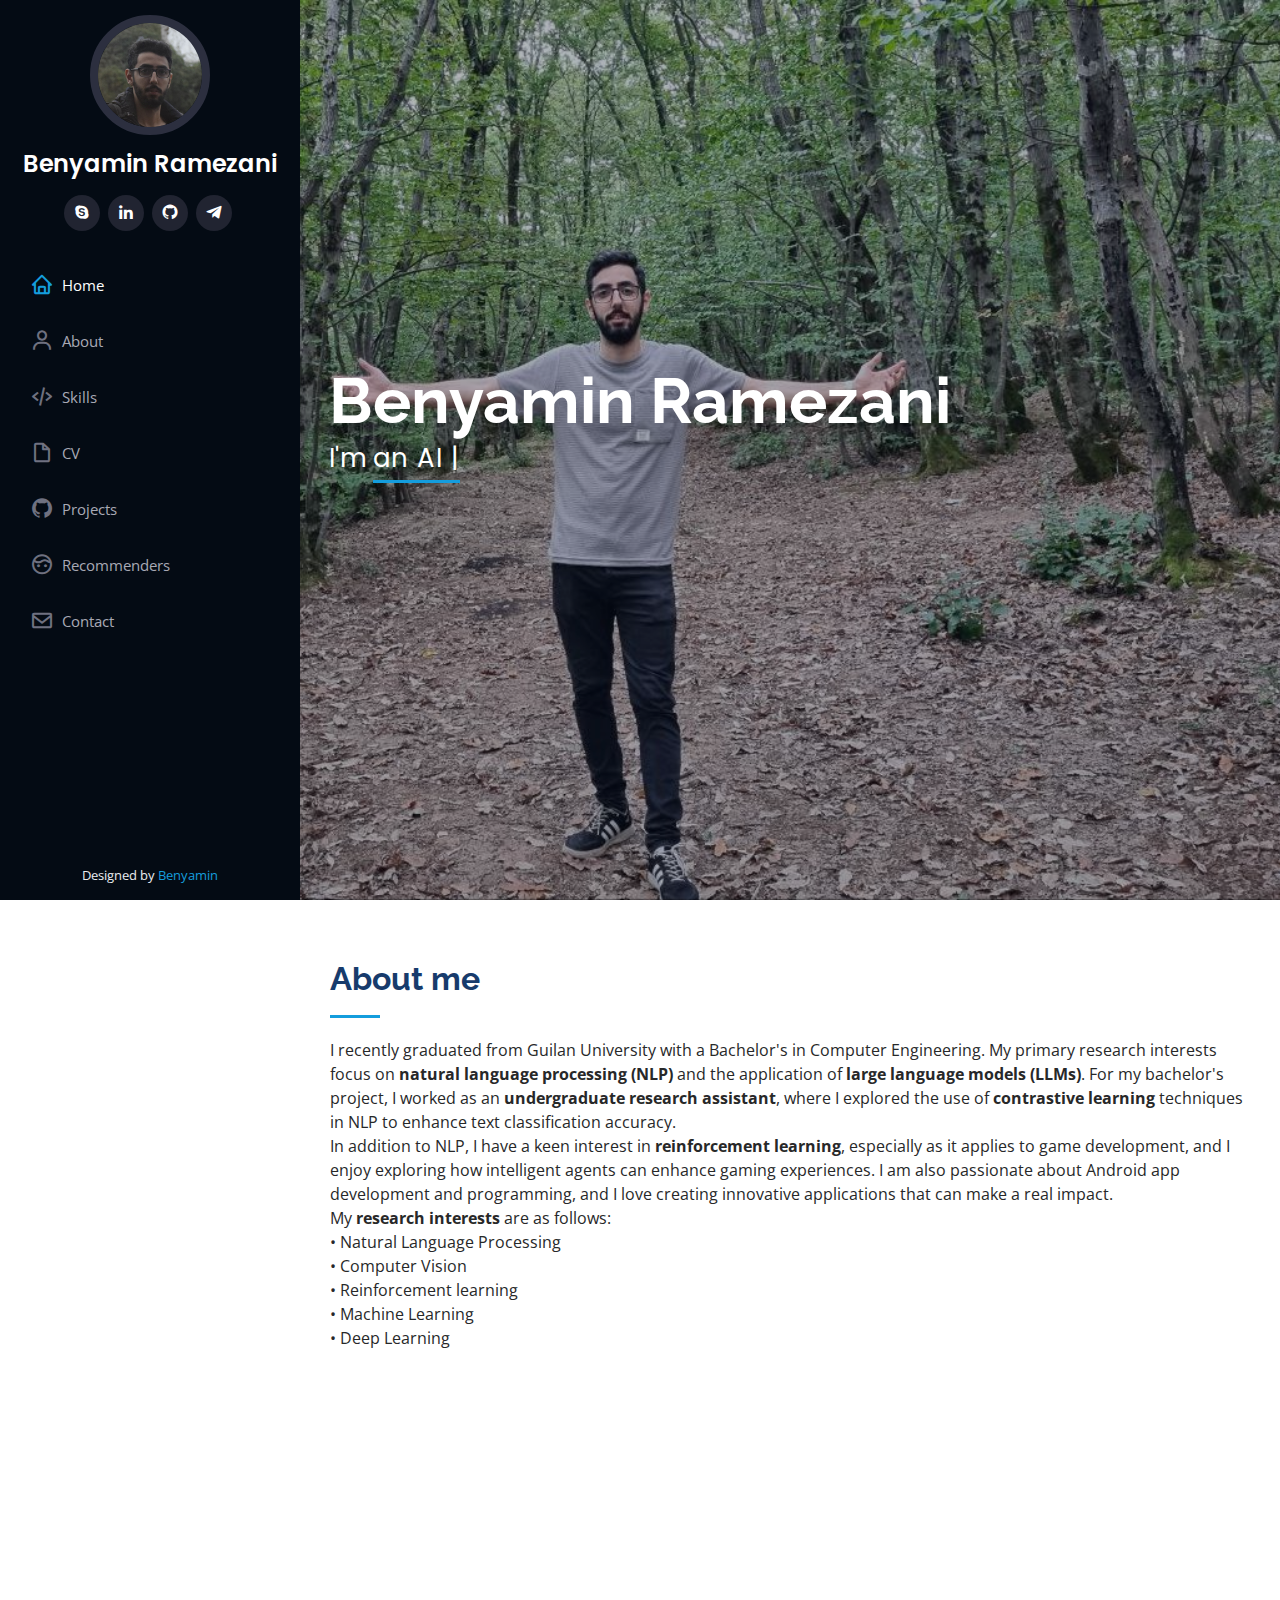
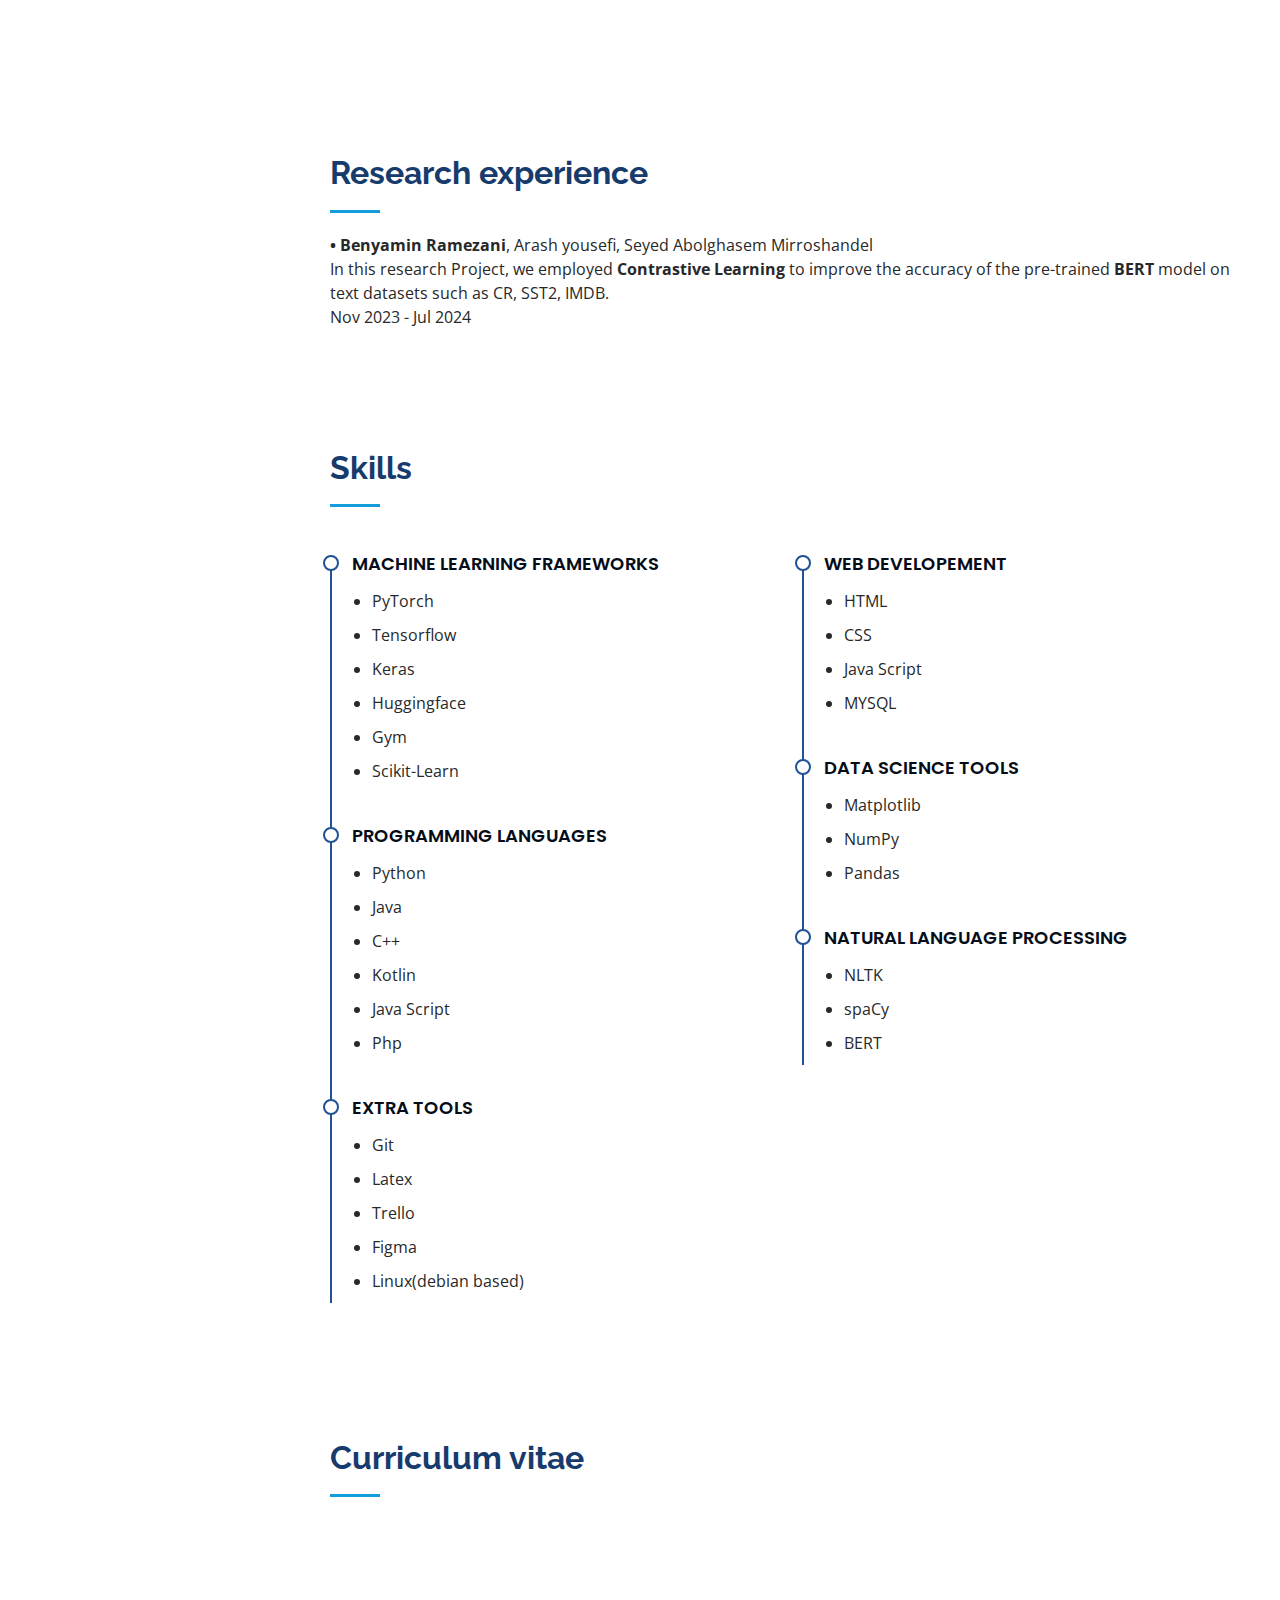
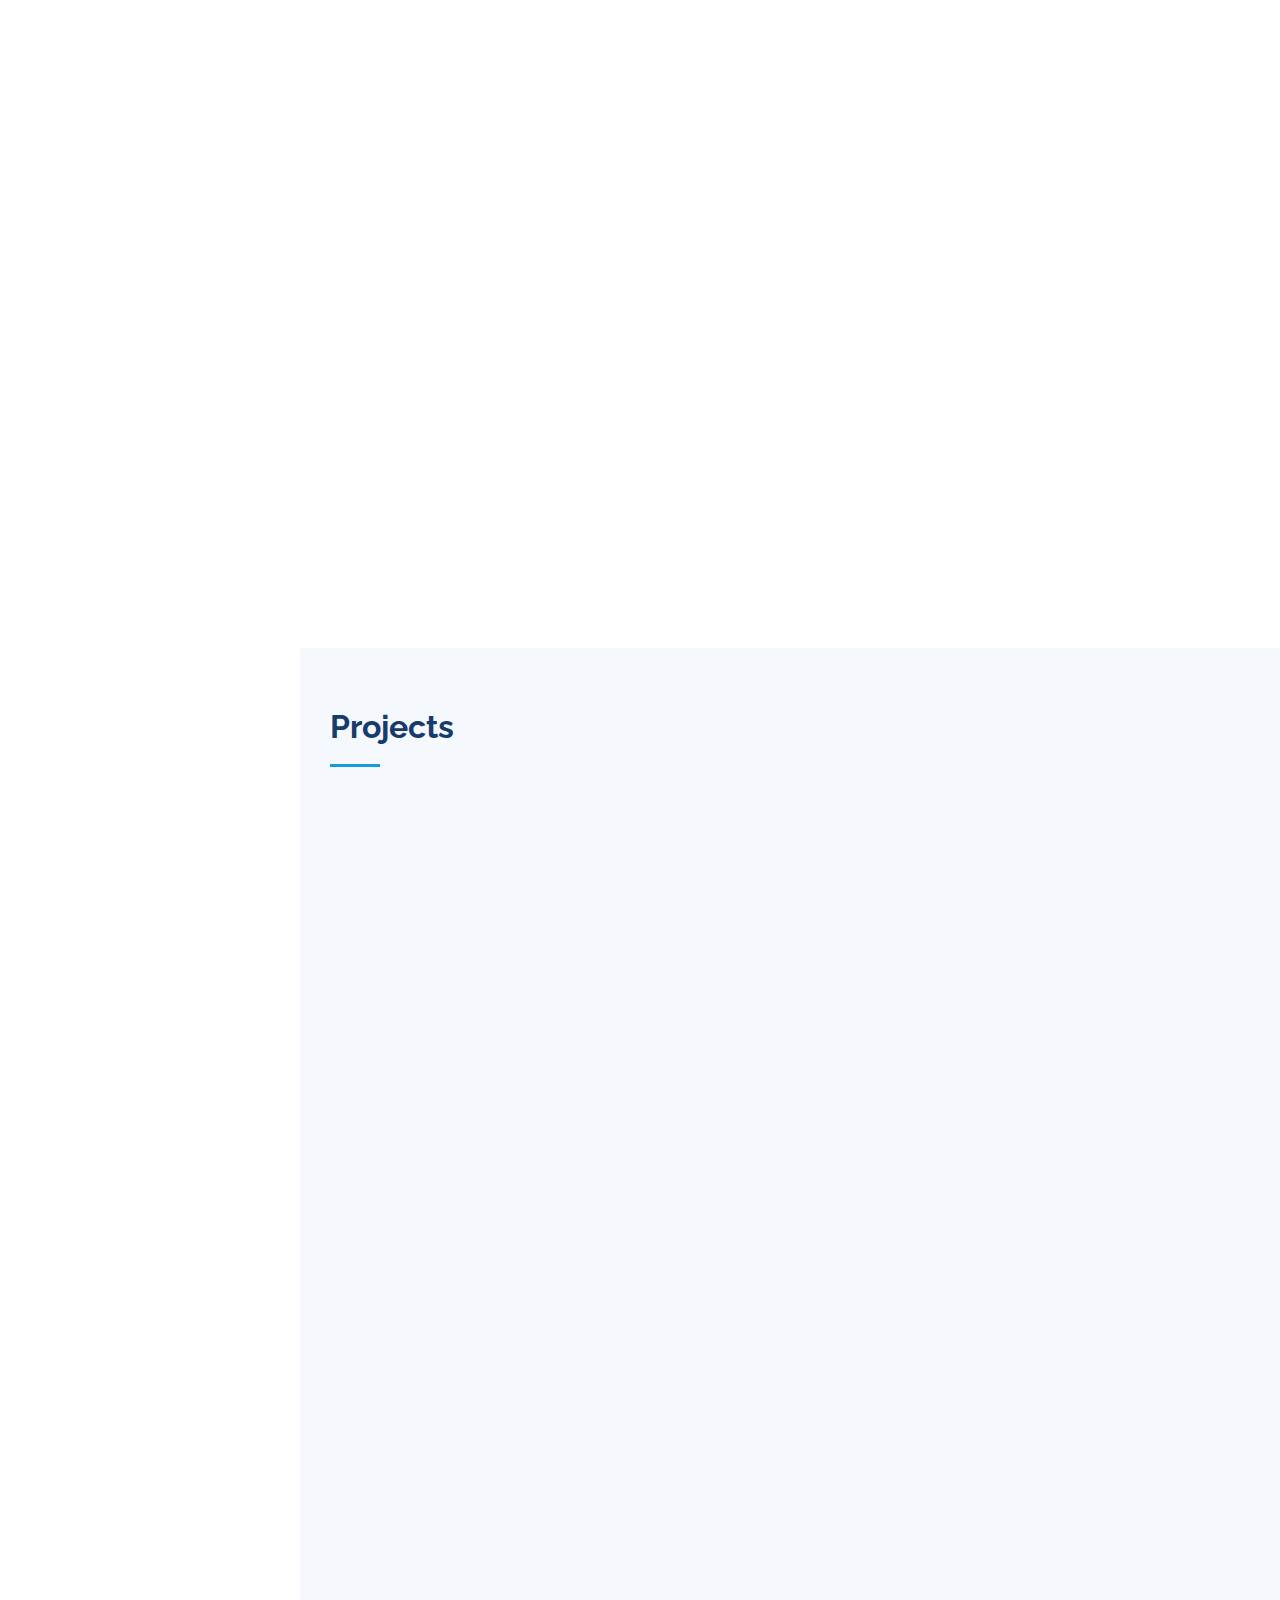
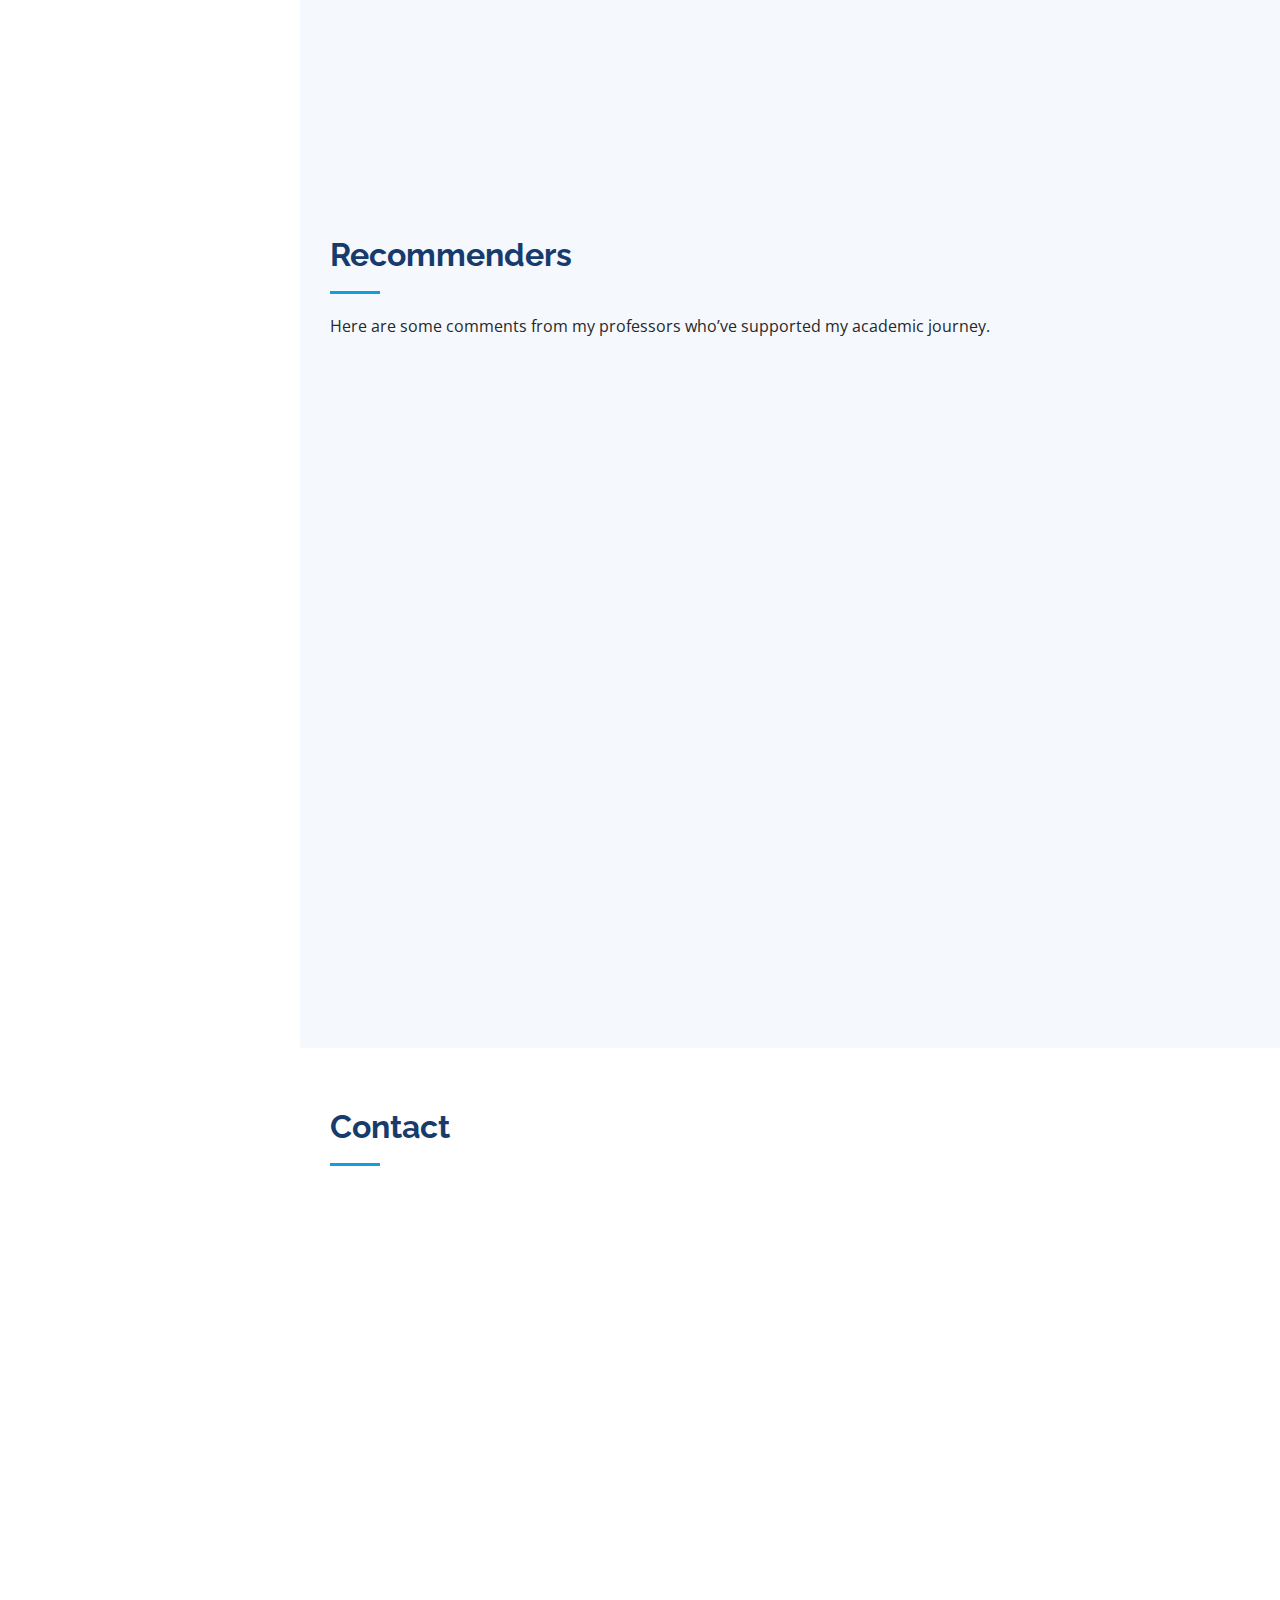
<file: index.html>
<!DOCTYPE html>
<html lang="en">

<head>
  <meta charset="utf-8">
  <meta content="width=device-width, initial-scale=1.0" name="viewport">

  <title>Benyamin Ramezani</title>
  <meta content="" name="description">
  <meta content="" name="keywords">

  <!-- Favicons -->
  <link href="assets/img/favicon.png" rel="icon">
  <link href="assets/img/apple-touch-icon.png" rel="apple-touch-icon">

  <!-- Google Fonts -->
  <link href="https://fonts.googleapis.com/css?family=Open+Sans:300,300i,400,400i,600,600i,700,700i|Raleway:300,300i,400,400i,500,500i,600,600i,700,700i|Poppins:300,300i,400,400i,500,500i,600,600i,700,700i" rel="stylesheet">

  <!-- Vendor CSS Files -->
  <link href="assets/vendor/aos/aos.css" rel="stylesheet">
  <link href="assets/vendor/bootstrap/css/bootstrap.min.css" rel="stylesheet">
  <link href="assets/vendor/bootstrap-icons/bootstrap-icons.css" rel="stylesheet">
  <link href="assets/vendor/boxicons/css/boxicons.min.css" rel="stylesheet">
  <link href="assets/vendor/glightbox/css/glightbox.min.css" rel="stylesheet">
  <link href="assets/vendor/swiper/swiper-bundle.min.css" rel="stylesheet">

  <!-- Template Main CSS File -->
  <link href="assets/css/style.css" rel="stylesheet">

</head>

<body>

  <!-- ======= Mobile nav toggle button ======= -->
  <i class="bi bi-list mobile-nav-toggle d-xl-none"></i>

  <!-- ======= Header ======= -->
  <header id="header">
    <div class="d-flex flex-column">

      <div class="profile">
        <img src="assets/img/linkedin.jpg" alt="" class="img-fluid rounded-circle">
        <h1 class="text-light"><a href="index.html">Benyamin Ramezani</a></h1>
        <div class="social-links mt-3 text-center">
          <a href="https://join.skype.com/invite/OeThDWrkf9dv" class="google-plus"><i class="bx bxl-skype"></i></a>
          <a href="https://www.linkedin.com/in/benyamin-ramezani-339b5522a/" class="linkedin"><i class="bx bxl-linkedin"></i></a>
          <a href="https://github.com/Benyormin" class="github" target="_blank"><i class="bx bxl-github"></i></a>
          <a href="https://telegram.me/BenyorMin" class="telegram" target="_blank"><i class="bx bxl-telegram"></i></a>
        </div>
      </div>

      <nav id="navbar" class="nav-menu navbar">
        <ul>
          <li><a href="#hero" class="nav-link scrollto active"><i class="bx bx-home"></i> <span>Home</span></a></li>
          <li><a href="#about" class="nav-link scrollto"><i class="bx bx-user"></i> <span>About</span></a></li>
          <li><a href="#skills" class="nav-link scrollto"><i class="bx bx-code-alt"></i> <span>Skills</span></a></li>
          <li><a href="#resume" class="nav-link scrollto"><i class="bx bx-file-blank"></i> <span>CV</span></a></li>
          <li><a href="#portfolio" class="nav-link scrollto"><i class="bx bxl-github"></i> <span>Projects</span></a></li>
          <li><a href="#testimonials" class="nav-link scrollto"><i class="bx bx-face"></i> <span>Recommenders</span></a></li>
          <li><a href="#contact" class="nav-link scrollto"><i class="bx bx-envelope"></i> <span>Contact</span></a></li>
        </ul>
      </nav><!-- .nav-menu -->
    </div>
  </header><!-- End Header -->

  <!-- ======= Hero Section ======= -->
  <section id="hero" class="d-flex flex-column justify-content-center align-items-center">
    <div class="hero-container" data-aos="fade-in">
      <h1>Benyamin Ramezani</h1>
      <p>I'm <span class="typed" data-typed-items=" an AI Researcher, a Programmer"></span></p>
    </div>
  </section><!-- End Hero -->

  <main id="main">

    <!-- ======= About Section ======= -->
    <section id="about" class="about">
      <div class="container">

        <div class="section-title">
          <h2>About me</h2>
          <p>I recently graduated from Guilan University with a Bachelor's in Computer Engineering. My primary research interests focus on <b>natural language processing (NLP)</b> and the application of <b>large language models (LLMs)</b>. For my bachelor's project, I worked as an <b>undergraduate research assistant</b>, where I explored the use of <b>contrastive learning</b> techniques in NLP to enhance text classification accuracy.
          </p>

          <p>In addition to NLP, I have a keen interest in <b>reinforcement learning</b>, especially as it applies to game development, and I enjoy exploring how intelligent agents can enhance gaming experiences. I am also passionate about Android app development and programming, and I love creating innovative applications that can make a real impact.
            <br>My <b>research interests</b> are as follows:
            <br> •	Natural Language Processing
            <br> •	Computer Vision
            <br> •	Reinforcement learning
            <br> •	Machine Learning
            <br> •	Deep Learning 
            </p>
        </div>

        <div class="row">
          <div class="col-lg-4" data-aos="fade-right">
            <img src="assets/img/4.jpg" class="img-fluid" alt="">
          </div>
          <div class="col-lg-8 pt-4 pt-lg-0 content" data-aos="fade-left">
            <h3>More details about me</h3>
            
            <div class="row">
              <div class="col-lg-6">
                <ul>
                  <br>
                  <li><i class="bi bi-chevron-right"></i> <strong>Birthday:</strong> <span>13 Feb 2001</span></li>
                  <li><i class="bi bi-chevron-right"></i> <strong>Phone:</strong> <span>+98 939 231 5208</span></li>
                  <li><i class="bi bi-chevron-right"></i> <strong>City:</strong> <span>Guilan, Iran</span></li>
                  
                </ul>
              </div>
              <div class="col-lg-6">
                <br>
                <ul>
                  <li><i class="bi bi-chevron-right"></i> <strong>Age:</strong> <span>24</span></li>
                  <li><i class="bi bi-chevron-right"></i> <strong>Degree:</strong> <span>BS of Computer Engineering</span></li>
                  <li><i class="bi bi-chevron-right"></i> <strong>Email:</strong> <span>benyaminramezani79@gmail.com</span></li>
                </ul>
              </div>
            </div>
          
          </div>
        </div>

      </div>
    </section><!-- End About Section -->

    <!-- ======= Facts Section ======= -->
    <section id="facts" class="facts">
      <div class="container">

        <div class="section-title">
          <h2>Research experience</h2>
          <p> <b>•	Benyamin Ramezani</b>, Arash yousefi, Seyed Abolghasem Mirroshandel<br>
              In this research Project, we employed <b>Contrastive Learning</b> to improve the accuracy of the pre-trained <b>BERT</b> model on text datasets such as CR, SST2, IMDB.
            <br> Nov 2023 - Jul 2024
            </p>
        </div>



      </div>
    </section><!-- End Facts Section -->

    <!-- ======= Skills Section ======= -->
    <section id="skills" class="resume">
      <div class="container">

        <div class="section-title">
          <h2>Skills</h2>
        </div>
        <div class="row">
          <div class="col-lg-6">
            <div class="resume-item">
              <h4>Machine learning Frameworks</h4>
              <p>
              <ul>
                <li>PyTorch</li>
                <li>Tensorflow</li>
                <li>Keras</li>
                <li>Huggingface</li>
                <li>Gym</li>
                <li>Scikit-Learn </li>
              </ul>
              </p>
            </div>
            <div class="resume-item">
              <h4>Programming Languages</h4>
              <p>
              <ul>
                <li>Python</li>
                <li>Java</li>
                <li>C++</li>
                <li>Kotlin</li>
                <li>Java Script</li>
                <li>Php</li>
              </ul>
              </p>
            </div>
            <div class="resume-item">
              <h4>Extra tools</h4>
              <p>
              <ul>
                <li>Git</li>
                <li>Latex</li>
                <li>Trello</li>
                <li>Figma</li>
                <li>Linux(debian based)</li>
              </ul>
              </p>
            </div>

          </div>

            <div class="col-lg-6">
              <div class="resume-item">
                <h4>Web Developement</h4>
                <p>
                <ul>
                  <li>HTML</li>
                  <li>CSS</li>
                  <li>Java Script</li>
                  <li>MYSQL</li>
                </ul>
                </p>
              </div>
              <div class="resume-item">
                <h4>Data Science tools</h4>
                <p>
                <ul>
                  <li>Matplotlib</li>
                  <li>NumPy</li>
                  <li>Pandas</li>
                </ul>
                </p>
              </div>
               <div class="resume-item">
                <h4>Natural Language Processing</h4>
                <p>
                <ul>
                  <li>NLTK</li>
                  <li>spaCy</li>
                  <li>BERT</li>
                </ul>
                </p>
              </div>
              
            </div>
          

      </div>
    </section><!-- End Skills Section -->

     <!-- ======= Resume Section ======= -->
     <section id="resume" class="resume">
      <div class="container">

        <div class="section-title">
        <h2>Curriculum vitae </h2>
           
        </div>

        <div class="row">
          <div class="col-lg-6" data-aos="fade-up">
            <h3 class="resume-title">Summary</h3>
            <div class="resume-item pb-0">
              <h4>Benyamin Ramezani</h4>
              <p><em>Graduated from Guilan University with a Bachelor's in Computer Engineering. Worked as a research assistant, exploring contrastive learning to improve BERT's text classification. Proficient in machine learning frameworks like PyTorch and TensorFlow, programming languages including Python and Java, and tools such as Git and Figma.</em></p>
              <ul>
                <li>Guilan, Iran</li>
                <li>(98) 939 231 5208</li>
                <li>benyaminramezani79@gmail.com</li>
              </ul>
            </div>

            <h3 class="resume-title">Education</h3>
            <div class="resume-item">
              <h4>Bachelor of Computer Enigneering</h4>
              <h5>Sep 2019 - Feb 2024</h5>
              <p><em>University of Guilan</em></p>
              <p>CGPA: 3.13/4</p>
              <p>GPA of last year: 3.82/4</p>
            </div>
          </div>
          <div class="col-lg-6" data-aos="fade-up" data-aos-delay="100">
            <h3 class="resume-title">Professional Experience</h3>
            <div class="resume-item">
              <h4>undergraduate Research assistant</h4>
              <h5>Nov 2023 - Jul 2024</h5>
              <p><em>University of Guilan</em></p>
              <p><em>Supervisor: Dr. A. Mirroshandel</em></p>
              </div>
            <div class="resume-item">
              <h4>Microprocessors &amp; Assembly Language Teaching Assistant</h4>
              <h5>Sep 2022 - May 2023</h5>
              <p><em>University of Guilan</em></p>
              <p><em>Instructor: Dr. H. Ahmadifar</em></p>
              </div>
            <div class="resume-item">
              <h4>Advanced Programming Teaching Assistant</h4>
              <h5>Sep 2021 - Jan 2022</h5>
              <p><em>University of Guilan</em></p>
              <p><em>Instructor: Dr. A. Khozaei</em></p>
            </div>
            <span ><div class="bi bi-chevron-right" class="text-center"><a href="assets/pdf/CV-benyaminRamezani-v6.1.pdf"><button class="btn btn-outline-dark" type="submit">Download CV</button></a></div></span>
            
    
          </div>
        </div>
        </div>
    </section><!-- End Resume Section -->


    <!-- ======= Portfolio Section ======= -->
    <section id="portfolio" class="portfolio section-bg">
      <div class="container">

        <div class="section-title">
          <h2>Projects</h2>
          
        </div>

        <div class="row" data-aos="fade-up">
          <div class="col-lg-12 d-flex justify-content-center">
            <ul id="portfolio-flters">
              <li data-filter="*" class="filter-active">All</li>
              <li data-filter=".filter-deepl">Deep learning / Machine Learning</li>
              <li data-filter=".filter-android">Android</li>
              <li data-filter=".filter-web">Web development</li>
              <li data-filter=".filter-Others">Others</li>
            </ul>
          </div>
        </div>

  
        
        
        <div class="row portfolio-container" data-aos="fade-up" data-aos-delay="100">
        <!---
          <div class="col-lg-4 col-md-6 portfolio-item filter-deepl">
            <div class="portfolio-wrap">
              <img src="assets/img/portfolio/BERT.jpg" class="img-fluid" alt="">
              <div class="portfolio-links" data-project-id="bert">
                <a href="https://github.com/Benyormin/fineTuneBert"  title="github page" target="_blank"><i class="bx bx-plus"></i></a>
                <a href="portfolio-details.html" onclick="showProjectDetails(0)" title="More Details"><i class="bx bx-link"></i></a>
              </div>
            </div>
          </div>
          -->
            <div class="col-lg-4 col-md-6 portfolio-item filter-deepl">
              <div class="portfolio-wrap">
                <img src="assets/img/portfolio/BERT.jpg" class="img-fluid" alt="fine tuning bert model">
                <div class="portfolio-links" data-project-id="bert">
                  <a href="https://github.com/Benyormin/fineTuneBert" title="github page" target="_blank"><i class="bx bxl-github"></i></a>
                  <a href="portfolio-details.html?id=0" title="More Details"><i class="bx bx-link"></i></a>
                </div>
              </div>
            </div>
          
          <div class="col-lg-4 col-md-6 portfolio-item filter-deepl">
              <div class="portfolio-wrap">
                <img src="assets/img/portfolio/Face2.png" class="img-fluid" alt="siamese network">
                <div class="portfolio-links" >
                  <a href="https://github.com/Benyormin/faceRecognition" title="github page" target="_blank"><i class="bx bxl-github"></i></a>
                  <a href="portfolio-details.html?id=1" title="More Details"><i class="bx bx-link"></i></a>
                </div>
              </div>
          </div>


          <div class="col-lg-4 col-md-6 portfolio-item filter-deepl">
            <div class="portfolio-wrap">
              <img src="assets/img/portfolio/PCA.jpg" class="img-fluid" alt="implement PCA algorithm on bert features">
              <div class="portfolio-links" >
                <a href="https://github.com/Benyormin/dimensionality-reduction" title="github page" target="_blank"><i class="bx bxl-github"></i></a>
                <a href="portfolio-details.html?id=2" title="More Details"><i class="bx bx-link"></i></a>
              </div>
            </div>
        </div>
      
        <div class="col-lg-4 col-md-6 portfolio-item filter-deepl">
          <div class="portfolio-wrap">
            <img src="assets/img/portfolio/fantasy-premier-league.png" class="img-fluid" alt="premier league football fantasy optimizer">
            <div class="portfolio-links">
              <a href="https://github.com/Benyormin/fantasy-football-solver" title="github page" target="_blank"><i class="bx bxl-github"></i></a>
              <a href="portfolio-details.html?id=7" title="More Details"><i class="bx bx-link"></i></a>
            </div>
          </div>
       </div>
  
        <div class="col-lg-4 col-md-6 portfolio-item filter-deepl">
          <div class="portfolio-wrap">
            <img src="assets/img/portfolio/Trafic signs CCE.png" class="img-fluid" alt="traffic sign classification ">
            <div class="portfolio-links" >
              <a href="https://github.com/Benyormin/traffic_sign_classification" title="github page" target="_blank"><i class="bx bxl-github"></i></a>
              <a href="portfolio-details.html?id=3" title="More Details"><i class="bx bx-link"></i></a>
            </div>
          </div>
       </div>
  
       <div class="col-lg-4 col-md-6 portfolio-item filter-android">
        <div class="portfolio-wrap">
          <img src="assets/img/portfolio/drink.png" class="img-fluid" alt="drink water reminder">
          <div class="portfolio-links" >
            <a href="https://github.com/Benyormin/DrinkWaterReminder" title="github page" target="_blank"><i class="bx bxl-github"></i></a>
            <a href="portfolio-details.html?id=4" title="More Details"><i class="bx bx-link"></i></a>
          </div>
        </div>
       </div>
       <div class="col-lg-4 col-md-6 portfolio-item filter-Others">
        <div class="portfolio-wrap">
          <img src="assets/img/portfolio/compiler.png" class="img-fluid" alt="Java custom compiler">
          <div class="portfolio-links" >
            <a href="https://github.com/Benyormin/JavaCompilerJFlexCUP" title="github page" target="_blank"><i class="bx bxl-github"></i></a>
            <a href="portfolio-details.html?id=5" title="More Details"><i class="bx bx-link"></i></a>
          </div>
        </div>
       </div>
       <div   class="col-lg-4 col-md-6 portfolio-item filter-web">
        <div class="portfolio-wrap">
          <img src="assets/img/portfolio/netflix.jpg" class="img-fluid" alt=" Netflix front end">
          <div class="portfolio-links" >
            <a href="https://github.com/Benyormin/Netflix-website" title="github page" target="_blank"><i class="bx bxl-github"></i></a>
            <a href="portfolio-details.html?id=6" title="More Details"><i class="bx bx-link"></i></a>
          </div>
        </div>
       </div>

       <div class="col-lg-4 col-md-6 portfolio-item filter-android">
        <div class="portfolio-wrap">
          <img src="assets/img/portfolio/ball.png" class="img-fluid" alt=" Football Live score">
          <div class="portfolio-links">
            <a href="https://github.com/Benyormin/football-live-score/tree/main" title="github page" target="_blank"><i class="bx bxl-github"></i></a>
            <a href="portfolio-details.html?id=8" title="More Details"><i class="bx bx-link"></i></a>
          </div>
        </div>
     </div>

     <div class="col-lg-4 col-md-6 portfolio-item filter-android">
      <div class="portfolio-wrap">
        <img src="assets/img/portfolio/sudoku.png" class="img-fluid" alt="Sudoku solver">
        <div class="portfolio-links">
          <a href="https://github.com/Benyormin/sudokusolver" title="github page" target="_blank"><i class="bx bxl-github"></i></a>
          <a href="portfolio-details.html?id=9" title="More Details"><i class="bx bx-link"></i></a>
        </div>
      </div>
   </div>






      </div>

      </div>
    </section>
   
    <!-- End Portfolio Section -->

   

    <!-- ======= Testimonials Section ======= -->
    <section id="testimonials" class="testimonials section-bg">
      <div class="container">

        <div class="section-title">
          <h2>Recommenders</h2>
          <p>Here are some comments from my professors who’ve supported my academic journey.</p>
        </div>

        <div class="testimonials-slider swiper" data-aos="fade-up" data-aos-delay="100">
          <div class="swiper-wrapper">

            <div class="swiper-slide">
              <div class="testimonial-item" data-aos="fade-up">
                <p>
                  <i class="bx bxs-quote-alt-left quote-icon-left"></i>
                  Benyamin was my teaching assistant for two consecutive semesters. I found him to be a very thoughtful and committed person with excellent communication skills. He is a motivated young man of numerous talents and considerable self-discipline.
                  <i class="bx bxs-quote-alt-right quote-icon-right"></i>
                </p>
                <img src="assets/img/testimonials/ahmadifar.jpg" class="testimonial-img" alt="">
                <h3>Dr. H Ahmadifar</h3>
                <h4>Assistant Professor, Computer Engineering Department <br>University of Guilan</h4>
              </div>
            </div><!-- End testimonial item -->

            <div class="swiper-slide">
              <div class="testimonial-item" data-aos="fade-up" data-aos-delay="100">
                <p>
                  <i class="bx bxs-quote-alt-left quote-icon-left"></i>
                  Benyamin demonstrated the ability to research independently with great creativity and enthusiasm. He is a persistent student with great problem-solving skills. He can implement and comprehend mathematical formulas in Python. He writes clear, efficient code and explains his ideas well.
                  <i class="bx bxs-quote-alt-right quote-icon-right"></i>
                </p>
                <img src="assets/img/testimonials/mirroshandel.jpg" class="testimonial-img" alt="">
                <h3>Dr. A Mirroshandel</h3>
                <h4>Associate Professor, Computer Engineering Department <br>University of Guilan</h4>
              </div>
            </div><!-- End testimonial item -->

            <div class="swiper-slide">
              <div class="testimonial-item" data-aos="fade-up" data-aos-delay="200">
                <p>
                  <i class="bx bxs-quote-alt-left quote-icon-left"></i>
                  He is an intelligent, hard-working, and determined individual who possesses a clear sense of direction and purpose.
                  <i class="bx bxs-quote-alt-right quote-icon-right"></i>
                </p>
                <p> <br> </p>
                <img src="assets/img/testimonials/AMINIAN2.jpg" class="testimonial-img" alt="">
                <h3>Dr. M Aminian</h3>
                <h4>Assistant Professor, Computer Engineering Department <br>University of Guilan</h4>
              </div>
            </div><!-- End testimonial item -->
<!-- 
            <div class="swiper-slide">
              <div class="testimonial-item" data-aos="fade-up" data-aos-delay="300">
                <p>
                  <i class="bx bxs-quote-alt-left quote-icon-left"></i>
                  Benyamin consistently contributes insightful questions during class, reflecting his deep engagement with the material. His academic achievements are equally impressive, with consistently high grades that highlight his strong grasp of the subject matter. His intellectual curiosity and academic excellence make him an exemplary student.
                  <i class="bx bxs-quote-alt-right quote-icon-right"></i>
                </p>
                <img src="assets/img/testimonials/salehi.jpg" class="testimonial-img" alt="">
                <h3>Dr. M Salehi</h3>
                <h4>Assistant Professor, Computer Engineering Department <br>University of Guilan</h4>
              </div>
            </div>
         
            
            <div class="swiper-slide">
              <div class="testimonial-item" data-aos="fade-up" data-aos-delay="300">
                <p>
                  <i class="bx bxs-quote-alt-left quote-icon-left"></i>
                  Benyamin’s programming skills are outstanding, consistently delivering high-quality, efficient code. His ability to work well in a team, combined with his innovative ideas during the final project while serving as a TA, made him an invaluable member of the group. His creativity and technical expertise truly set him apart.
                  <i class="bx bxs-quote-alt-right quote-icon-right"></i>
                </p>
                <img src="assets/img/testimonials/khozaei.jpg" class="testimonial-img" alt="">
                <h3>Dr. A Khozaei</h3>
                <h4>Lecturer, Computer Engineering Department <br>University of Guilan</h4>
              </div>
            </div>
          -->
            <div class="swiper-slide">
              <div class="testimonial-item" data-aos="fade-up" data-aos-delay="300">
                <p>
                  <i class="bx bxs-quote-alt-left quote-icon-left"></i>
                  Benyamin is a highly disciplined and hard-working individual, consistently showing dedication in all his endeavors. My experience working with him in the research group has been exceptional, where his methodical approach and persistence in pursuing research objectives stood out. His commitment and work ethic make him an invaluable colleague.
                  <i class="bx bxs-quote-alt-right quote-icon-right"></i>
                </p>
                <img src="assets/img/testimonials/Arash yousefi.jpg" class="testimonial-img" alt="">
                <h3>Mr. A Yousefi</h3>
                <h4>Ph.D Student, Researcher at Guilan NLP Group <br>University of Guilan</h4>
              </div>
            </div><!-- End testimonial item -->


          </div>
          <div class="swiper-pagination"></div>
        </div>

      </div>
    </section><!-- End Testimonials Section -->

   <!-- ======= Contact Section ======= -->
   <section id="contact" class="contact">
    <div class="container">

      <div class="section-title">
        <h2>Contact</h2>
      </div>

      <div class="row" data-aos="fade-in">

        <div class="col-lg-5 d-flex align-items-stretch">
          <div class="info">
            <div class="address">
              <i class="bi bi-geo-alt"></i>
              <h4>Location:</h4>
              <p>Faculty of Engineering, University of Guilan, Rasht, Guilan</p>
            </div>

            <div class="email">
              <i class="bi bi-envelope"></i>
              <h4>Email:</h4>
              <p>benyaminramezani79@gmail.com</p>
            </div>

            <div class="phone">
              <i class="bi bi-phone"></i>
              <h4>Call:</h4>
              <p>+98 939 231 5208</p>
            </div>

         
          </div>

        </div>

       

      </div>

    </div>
  </section><!-- End Contact Section -->

  </main><!-- End #main -->

  <!-- ======= Footer ======= -->
  <footer id="footer">
    <div class="container">
  
      <div class="credits">
        
        Designed by <a href="#"> Benyamin</a>
      </div>
    </div>
  </footer><!-- End  Footer -->

  <a href="#" class="back-to-top d-flex align-items-center justify-content-center"><i class="bi bi-arrow-up-short"></i></a>

  <!-- Vendor JS Files -->
  <script src="assets/vendor/purecounter/purecounter_vanilla.js"></script>
  <script src="assets/vendor/aos/aos.js"></script>
  <script src="assets/vendor/bootstrap/js/bootstrap.bundle.min.js"></script>
  <script src="assets/vendor/glightbox/js/glightbox.min.js"></script>
  <script src="assets/vendor/isotope-layout/isotope.pkgd.min.js"></script>
  <script src="assets/vendor/swiper/swiper-bundle.min.js"></script>
  <script src="assets/vendor/typed.js/typed.umd.js"></script>
  <script src="assets/vendor/waypoints/noframework.waypoints.js"></script>
  <script src="assets/vendor/php-email-form/validate.js"></script>

  <!-- Template Main JS File -->
  <script src="assets/js/main.js" defer></script>


  
</body>

</html>
</file>
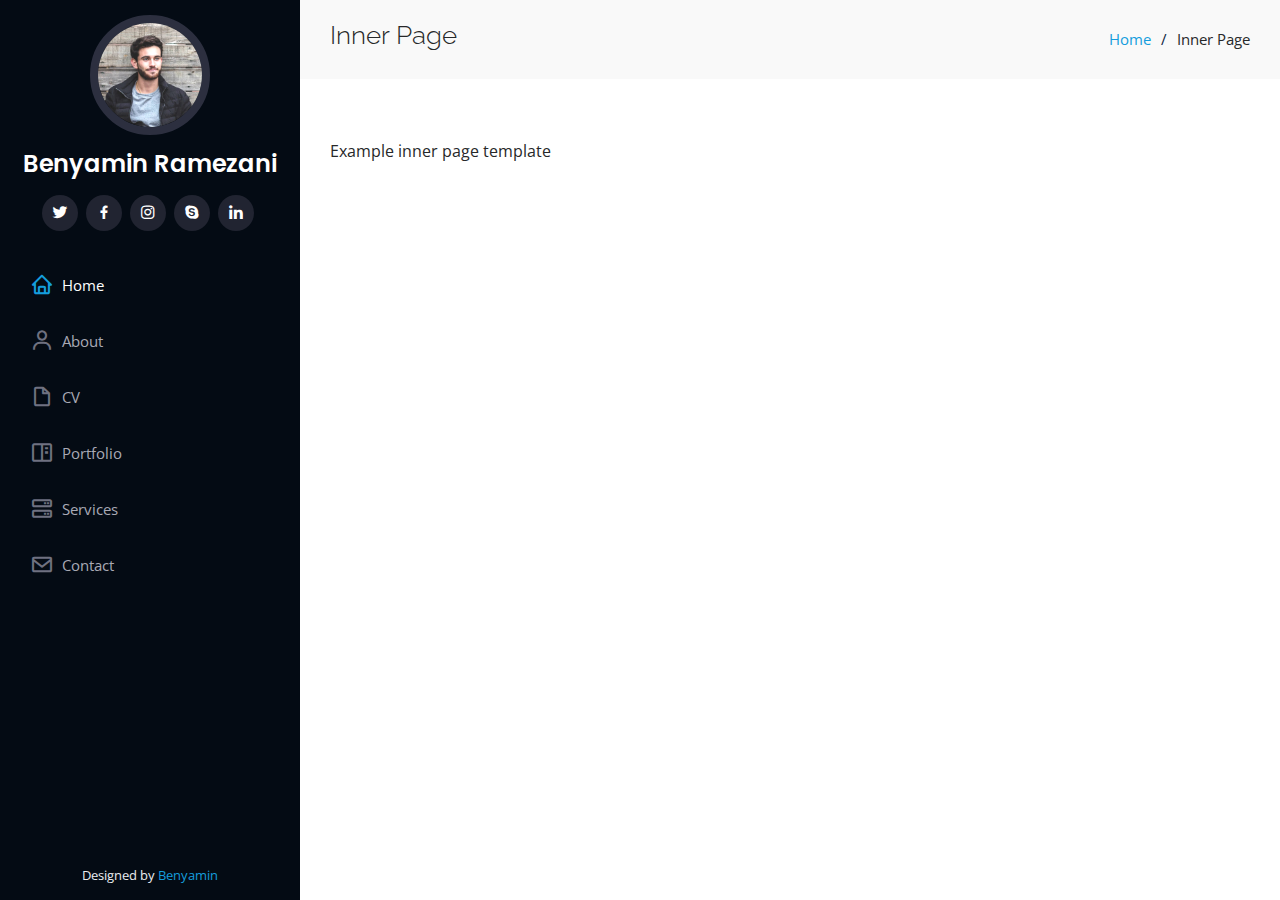
<file: inner-page.html>
<!DOCTYPE html>
<html lang="en">

<head>
  <meta charset="utf-8">
  <meta content="width=device-width, initial-scale=1.0" name="viewport">

  <title>Inner Page - Bootstrap Template</title>
  <meta content="" name="description">
  <meta content="" name="keywords">

  <!-- Favicons -->
  <link href="assets/img/favicon.png" rel="icon">
  <link href="assets/img/apple-touch-icon.png" rel="apple-touch-icon">

  <!-- Google Fonts -->
  <link href="https://fonts.googleapis.com/css?family=Open+Sans:300,300i,400,400i,600,600i,700,700i|Raleway:300,300i,400,400i,500,500i,600,600i,700,700i|Poppins:300,300i,400,400i,500,500i,600,600i,700,700i" rel="stylesheet">

  <!-- Vendor CSS Files -->
  <link href="assets/vendor/aos/aos.css" rel="stylesheet">
  <link href="assets/vendor/bootstrap/css/bootstrap.min.css" rel="stylesheet">
  <link href="assets/vendor/bootstrap-icons/bootstrap-icons.css" rel="stylesheet">
  <link href="assets/vendor/boxicons/css/boxicons.min.css" rel="stylesheet">
  <link href="assets/vendor/glightbox/css/glightbox.min.css" rel="stylesheet">
  <link href="assets/vendor/swiper/swiper-bundle.min.css" rel="stylesheet">

  <!-- Template Main CSS File -->
  <link href="assets/css/style.css" rel="stylesheet">


</head>

<body>

  <!-- ======= Mobile nav toggle button ======= -->
  <i class="bi bi-list mobile-nav-toggle d-xl-none"></i>

  <!-- ======= Header ======= -->
  <header id="header">
    <div class="d-flex flex-column">

      <div class="profile">
        <img src="assets/img/profile-img.jpg" alt="" class="img-fluid rounded-circle">
        <h1 class="text-light"><a href="index.html">Benyamin Ramezani</a></h1>
        <div class="social-links mt-3 text-center">
          <a href="#" class="twitter"><i class="bx bxl-twitter"></i></a>
          <a href="#" class="facebook"><i class="bx bxl-facebook"></i></a>
          <a href="#" class="instagram"><i class="bx bxl-instagram"></i></a>
          <a href="#" class="google-plus"><i class="bx bxl-skype"></i></a>
          <a href="#" class="linkedin"><i class="bx bxl-linkedin"></i></a>
        </div>
      </div>

      <nav id="navbar" class="nav-menu navbar">
        <ul>
          <li><a href="#hero" class="nav-link scrollto active"><i class="bx bx-home"></i> <span>Home</span></a></li>
          <li><a href="#about" class="nav-link scrollto"><i class="bx bx-user"></i> <span>About</span></a></li>
          <li><a href="#resume" class="nav-link scrollto"><i class="bx bx-file-blank"></i> <span>CV</span></a></li>
          <li><a href="#portfolio" class="nav-link scrollto"><i class="bx bx-book-content"></i> <span>Portfolio</span></a></li>
          <li><a href="#services" class="nav-link scrollto"><i class="bx bx-server"></i> <span>Services</span></a></li>
          <li><a href="#contact" class="nav-link scrollto"><i class="bx bx-envelope"></i> <span>Contact</span></a></li>
        </ul>
      </nav><!-- .nav-menu -->
    </div>
  </header><!-- End Header -->

  <main id="main">

    <!-- ======= Breadcrumbs ======= -->
    <section class="breadcrumbs">
      <div class="container">

        <div class="d-flex justify-content-between align-items-center">
          <h2>Inner Page</h2>
          <ol>
            <li><a href="index.html">Home</a></li>
            <li>Inner Page</li>
          </ol>
        </div>

      </div>
    </section><!-- End Breadcrumbs -->

    <section class="inner-page">
      <div class="container">
        <p>
          Example inner page template
        </p>
      </div>
    </section>

  </main><!-- End #main -->

  <!-- ======= Footer ======= -->
  <footer id="footer">
    <div class="container">
      
      <div class="credits">
        Designed by <a href="#"> Benyamin</a>
      </div>
    </div>
  </footer><!-- End  Footer -->

  <a href="#" class="back-to-top d-flex align-items-center justify-content-center"><i class="bi bi-arrow-up-short"></i></a>

  <!-- Vendor JS Files -->
  <script src="assets/vendor/purecounter/purecounter_vanilla.js"></script>
  <script src="assets/vendor/aos/aos.js"></script>
  <script src="assets/vendor/bootstrap/js/bootstrap.bundle.min.js"></script>
  <script src="assets/vendor/glightbox/js/glightbox.min.js"></script>
  <script src="assets/vendor/isotope-layout/isotope.pkgd.min.js"></script>
  <script src="assets/vendor/swiper/swiper-bundle.min.js"></script>
  <script src="assets/vendor/typed.js/typed.umd.js"></script>
  <script src="assets/vendor/waypoints/noframework.waypoints.js"></script>
  <script src="assets/vendor/php-email-form/validate.js"></script>

  <!-- Template Main JS File -->
  <script src="assets/js/main.js"></script>

</body>

</html>
</file>
<file: assets/css/style.css>
/*--------------------------------------------------------------
# General
--------------------------------------------------------------*/
body {
  font-family: "Open Sans", sans-serif;
  color: #272829;
}

a {
  color: #149ddd;
  text-decoration: none;
}

a:hover {
  color: #37b3ed;
  text-decoration: none;
}

h1,
h2,
h3,
h4,
h5,
h6 {
  font-family: "Raleway", sans-serif;
}

/*--------------------------------------------------------------
# Back to top button
--------------------------------------------------------------*/
.back-to-top {
  position: fixed;
  visibility: hidden;
  opacity: 0;
  right: 15px;
  bottom: 15px;
  z-index: 996;
  background: #149ddd;
  width: 40px;
  height: 40px;
  border-radius: 50px;
  transition: all 0.4s;
}

.back-to-top i {
  font-size: 28px;
  color: #fff;
  line-height: 0;
}

.back-to-top:hover {
  background: #2eafec;
  color: #fff;
}

.back-to-top.active {
  visibility: visible;
  opacity: 1;
}

/*--------------------------------------------------------------
# Header
--------------------------------------------------------------*/
#header {
  position: fixed;
  top: 0;
  left: 0;
  bottom: 0;
  width: 300px;
  transition: all ease-in-out 0.5s;
  z-index: 9997;
  transition: all 0.5s;
  padding: 0 15px;
  background: #040b14;
  overflow-y: auto;
}

#header .profile img {
  margin: 15px auto;
  display: block;
  width: 120px;
  border: 8px solid #2c2f3f;
}

#header .profile h1 {
  font-size: 24px;
  margin: 0;
  padding: 0;
  font-weight: 600;
  -moz-text-align-last: center;
  text-align-last: center;
  font-family: "Poppins", sans-serif;
}

#header .profile h1 a,
#header .profile h1 a:hover {
  color: #fff;
  text-decoration: none;
}

#header .profile .social-links a {
  font-size: 18px;
  display: inline-block;
  background: #212431;
  color: #fff;
  line-height: 1;
  padding: 8px 0;
  margin-right: 4px;
  border-radius: 50%;
  text-align: center;
  width: 36px;
  height: 36px;
  transition: 0.3s;
}

#header .profile .social-links a:hover {
  background: #149ddd;
  color: #fff;
  text-decoration: none;
}

#main {
  margin-left: 300px;
}

.container,
.container-fluid {
  padding-left: 30px;
  padding-right: 30px;
}

@media (max-width: 1199px) {
  #header {
    left: -300px;
  }

  #main {
    margin-left: 0;
  }

  .container,
  .container-fluid {
    padding-left: 12px;
    padding-right: 12px;
  }
}

/*--------------------------------------------------------------
# Navigation Menu
--------------------------------------------------------------*/
/* Desktop Navigation */
.nav-menu {
  padding: 30px 0 0 0;
}

.nav-menu * {
  margin: 0;
  padding: 0;
  list-style: none;
}

.nav-menu>ul>li {
  position: relative;
  white-space: nowrap;
}

.nav-menu a,
.nav-menu a:focus {
  display: flex;
  align-items: center;
  color: #a8a9b4;
  padding: 12px 15px;
  margin-bottom: 8px;
  transition: 0.3s;
  font-size: 15px;
}

.nav-menu a i,
.nav-menu a:focus i {
  font-size: 24px;
  padding-right: 8px;
  color: #6f7180;
}

.nav-menu a:hover,
.nav-menu .active,
.nav-menu .active:focus,
.nav-menu li:hover>a {
  text-decoration: none;
  color: #fff;
}

.nav-menu a:hover i,
.nav-menu .active i,
.nav-menu .active:focus i,
.nav-menu li:hover>a i {
  color: #149ddd;
}

/* Mobile Navigation */
.mobile-nav-toggle {
  position: fixed;
  right: 15px;
  top: 15px;
  z-index: 9998;
  border: 0;
  font-size: 24px;
  transition: all 0.4s;
  outline: none !important;
  background-color: #149ddd;
  color: #fff;
  width: 40px;
  height: 40px;
  display: inline-flex;
  align-items: center;
  justify-content: center;
  line-height: 0;
  border-radius: 50px;
  cursor: pointer;
}

.mobile-nav-active {
  overflow: hidden;
}

.mobile-nav-active #header {
  left: 0;
}

/*--------------------------------------------------------------
# Hero Section
--------------------------------------------------------------*/
#hero {
  width: 100%;
  height: 100vh;
  background: url("../img/header3.jpg") top center;
  background-size: cover;
}

#hero:before {
  content: "";
  background: rgba(5, 13, 24, 0.3);
  position: absolute;
  bottom: 0;
  top: 0;
  left: 0;
  right: 0;
  z-index: 1;
}

#hero .hero-container {
  position: relative;
  z-index: 2;
  min-width: 300px;
}

#hero h1 {
  margin: 0 0 10px 0;
  font-size: 64px;
  font-weight: 700;
  line-height: 56px;
  color: #fff;
}

#hero p {
  color: #fff;
  margin-bottom: 50px;
  font-size: 26px;
  font-family: "Poppins", sans-serif;
}

#hero p span {
  color: #fff;
  padding-bottom: 4px;
  letter-spacing: 1px;
  border-bottom: 3px solid #149ddd;
}

@media (min-width: 1024px) {
  #hero {
    background-attachment: fixed;
  }
}

@media (max-width: 768px) {
  #hero h1 {
    font-size: 28px;
    line-height: 36px;
  }

  #hero h2 {
    font-size: 18px;
    line-height: 24px;
    margin-bottom: 30px;
  }
}

/*--------------------------------------------------------------
# Sections General
--------------------------------------------------------------*/
section {
  padding: 60px 0;
  overflow: hidden;
}

.section-bg {
  background: #f5f8fd;
}

.section-title {
  padding-bottom: 30px;
}

.section-title h2 {
  font-size: 32px;
  font-weight: bold;
  margin-bottom: 20px;
  padding-bottom: 20px;
  position: relative;
  color: #173b6c;
}

.section-title h2::after {
  content: "";
  position: absolute;
  display: block;
  width: 50px;
  height: 3px;
  background: #149ddd;
  bottom: 0;
  left: 0;
}

.section-title p {
  margin-bottom: 0;
}

/*--------------------------------------------------------------
# About
--------------------------------------------------------------*/
.about .content h3 {
  font-weight: 700;
  font-size: 26px;
  color: #173b6c;
}

.about .content ul {
  list-style: none;
  padding: 0;
}

.about .content ul li {
  margin-bottom: 20px;
  display: flex;
  align-items: center;
}

.about .content ul strong {
  margin-right: 10px;
}

.about .content ul i {
  font-size: 16px;
  margin-right: 5px;
  color: #149ddd;
  line-height: 0;
}

.about .content p:last-child {
  margin-bottom: 0;
}

/*--------------------------------------------------------------
# Facts
--------------------------------------------------------------*/
.facts {
  padding-bottom: 30px;
}

.facts .count-box {
  padding: 30px;
  width: 100%;
}

.facts .count-box i {
  display: block;
  font-size: 44px;
  color: #149ddd;
  float: left;
  line-height: 0;
}

.facts .count-box span {
  font-size: 48px;
  line-height: 40px;
  display: block;
  font-weight: 700;
  color: #050d18;
  margin-left: 60px;
}

.facts .count-box p {
  padding: 15px 0 0 0;
  margin: 0 0 0 60px;
  font-family: "Raleway", sans-serif;
  font-size: 14px;
  color: #122f57;
}

.facts .count-box a {
  font-weight: 600;
  display: block;
  margin-top: 20px;
  color: #122f57;
  font-size: 15px;
  font-family: "Poppins", sans-serif;
  transition: ease-in-out 0.3s;
}

.facts .count-box a:hover {
  color: #1f5297;
}

/*--------------------------------------------------------------
# skills
--------------------------------------------------------------*/
.skills .progress {
  height: 60px;
  display: block;
  background: none;
  border-radius: 0;
}

.skills .progress .skill {
  padding: 0;
  margin: 0 0 6px 0;
  text-transform: uppercase;
  display: block;
  font-weight: 600;
  font-family: "Poppins", sans-serif;
  color: #050d18;
}

.skills .progress .skill .val {
  float: right;
  font-style: normal;
}

.skills .progress-bar-wrap {
  background: #dce8f8;
  height: 10px;
}

.skills .progress-bar {
  width: 1px;
  height: 10px;
  transition: 0.9s;
  background-color: #149ddd;
}

/*--------------------------------------------------------------
# Resume
--------------------------------------------------------------*/
.resume .resume-title {
  font-size: 26px;
  font-weight: 700;
  margin-top: 20px;
  margin-bottom: 20px;
  color: #050d18;
}

.resume .resume-item {
  padding: 0 0 20px 20px;
  margin-top: -2px;
  border-left: 2px solid #1f5297;
  position: relative;
}

.resume .resume-item h4 {
  line-height: 18px;
  font-size: 18px;
  font-weight: 600;
  text-transform: uppercase;
  font-family: "Poppins", sans-serif;
  color: #050d18;
  margin-bottom: 10px;
}

.resume .resume-item h5 {
  font-size: 16px;
  background: #e4edf9;
  padding: 5px 15px;
  display: inline-block;
  font-weight: 600;
  margin-bottom: 10px;
}

.resume .resume-item ul {
  padding-left: 20px;
}

.resume .resume-item ul li {
  padding-bottom: 10px;
}

.resume .resume-item:last-child {
  padding-bottom: 0;
}

.resume .resume-item::before {
  content: "";
  position: absolute;
  width: 16px;
  height: 16px;
  border-radius: 50px;
  left: -9px;
  top: 0;
  background: #fff;
  border: 2px solid #1f5297;
}

/*--------------------------------------------------------------
# Portfolio
--------------------------------------------------------------*/
.portfolio .portfolio-item {
  margin-bottom: 30px;
}

.portfolio #portfolio-flters {
  padding: 0;
  margin: 0 auto 35px auto;
  list-style: none;
  text-align: center;
  background: #fff;
  border-radius: 50px;
  padding: 2px 15px;
}

.portfolio #portfolio-flters li {
  cursor: pointer;
  display: inline-block;
  padding: 10px 15px 8px 15px;
  font-size: 14px;
  font-weight: 600;
  line-height: 1;
  text-transform: uppercase;
  color: #272829;
  margin-bottom: 5px;
  transition: all 0.3s ease-in-out;
}

.portfolio #portfolio-flters li:hover,
.portfolio #portfolio-flters li.filter-active {
  color: #149ddd;
}

.portfolio #portfolio-flters li:last-child {
  margin-right: 0;
}

.portfolio .portfolio-wrap {
  transition: 0.3s;
  position: relative;
  overflow: hidden;
  z-index: 1;
}

.portfolio .portfolio-wrap::before {
  content: "";
  background: rgba(255, 255, 255, 0.5);
  position: absolute;
  left: 0;
  right: 0;
  top: 0;
  bottom: 0;
  transition: all ease-in-out 0.3s;
  z-index: 2;
  opacity: 0;
}

.portfolio .portfolio-wrap .portfolio-links {
  opacity: 1;
  left: 0;
  right: 0;
  bottom: -60px;
  z-index: 3;
  position: absolute;
  transition: all ease-in-out 0.3s;
  display: flex;
  justify-content: center;
}

.portfolio .portfolio-wrap .portfolio-links a {
  color: #fff;
  font-size: 28px;
  text-align: center;
  background: rgba(20, 157, 221, 0.75);
  transition: 0.3s;
  width: 50%;
}

.portfolio .portfolio-wrap .portfolio-links a:hover {
  background: rgba(20, 157, 221, 0.95);
}

.portfolio .portfolio-wrap .portfolio-links a+a {
  border-left: 1px solid #37b3ed;
}

.portfolio .portfolio-wrap:hover::before {
  top: 0;
  left: 0;
  right: 0;
  bottom: 0;
  opacity: 1;
}

.portfolio .portfolio-wrap:hover .portfolio-links {
  opacity: 1;
  bottom: 0;
}

/*--------------------------------------------------------------
# Portfolio Details
--------------------------------------------------------------*/
.portfolio-details {
  padding-top: 40px;
}

.portfolio-details .portfolio-details-slider img {
  width: 100%;
}

.portfolio-details .portfolio-details-slider .swiper-pagination {
  margin-top: 20px;
  position: relative;
}

.portfolio-details .portfolio-details-slider .swiper-pagination .swiper-pagination-bullet {
  width: 12px;
  height: 12px;
  background-color: #fff;
  opacity: 1;
  border: 1px solid #149ddd;
}

.portfolio-details .portfolio-details-slider .swiper-pagination .swiper-pagination-bullet-active {
  background-color: #149ddd;
}

.portfolio-details .portfolio-info {
  padding: 30px;
  box-shadow: 0px 0 30px rgba(5, 13, 24, 0.08);
}

.portfolio-details .portfolio-info h3 {
  font-size: 22px;
  font-weight: 700;
  margin-bottom: 20px;
  padding-bottom: 20px;
  border-bottom: 1px solid #eee;
}

.portfolio-details .portfolio-info ul {
  list-style: none;
  padding: 0;
  font-size: 15px;
}

.portfolio-details .portfolio-info ul li+li {
  margin-top: 10px;
}

.portfolio-details .portfolio-description {
  padding-top: 30px;
}

.portfolio-details .portfolio-description h2 {
  font-size: 26px;
  font-weight: 700;
  margin-bottom: 20px;
}

.portfolio-details .portfolio-description p {
  padding: 0;
}

/*--------------------------------------------------------------
# Services
--------------------------------------------------------------*/
.services .icon-box {
  margin-bottom: 20px;
}

.services .icon {
  float: left;
  display: flex;
  align-items: center;
  justify-content: center;
  width: 54px;
  height: 54px;
  background: #149ddd;
  border-radius: 50%;
  transition: 0.5s;
  border: 1px solid #149ddd;
}

.services .icon i {
  color: #fff;
  font-size: 24px;
  line-height: 0;
}

.services .icon-box:hover .icon {
  background: #fff;
}

.services .icon-box:hover .icon i {
  color: #149ddd;
}

.services .title {
  margin-left: 80px;
  font-weight: 700;
  margin-bottom: 15px;
  font-size: 18px;
}

.services .title a {
  color: #343a40;
}

.services .title a:hover {
  color: #149ddd;
}

.services .description {
  margin-left: 80px;
  line-height: 24px;
  font-size: 14px;
}

/*--------------------------------------------------------------
# Testimonials
--------------------------------------------------------------*/
.testimonials .testimonials-carousel,
.testimonials .testimonials-slider {
  overflow: hidden;
}

.testimonials .testimonial-item {
  box-sizing: content-box;
  text-align: center;
  min-height: 320px;
}

.testimonials .testimonial-item .testimonial-img {
  width: 90px;
  border-radius: 50%;
  margin: 0 auto;
}

.testimonials .testimonial-item h3 {
  font-size: 18px;
  font-weight: bold;
  margin: 10px 0 5px 0;
  color: #111;
}

.testimonials .testimonial-item h4 {
  font-size: 14px;
  color: #999;
  margin: 0;
}

.testimonials .testimonial-item .quote-icon-left,
.testimonials .testimonial-item .quote-icon-right {
  color: #c3e8fa;
  font-size: 26px;
}

.testimonials .testimonial-item .quote-icon-left {
  display: inline-block;
  left: -5px;
  position: relative;
}

.testimonials .testimonial-item .quote-icon-right {
  display: inline-block;
  right: -5px;
  position: relative;
  top: 10px;
}

.testimonials .testimonial-item p {
  font-style: italic;
  margin: 0 15px 15px 15px;
  padding: 20px;
  background: #fff;
  position: relative;
  margin-bottom: 35px;
  border-radius: 6px;
  box-shadow: 0px 2px 15px rgba(0, 0, 0, 0.1);
}

.testimonials .testimonial-item p::after {
  content: "";
  width: 0;
  height: 0;
  border-top: 20px solid #fff;
  border-right: 20px solid transparent;
  border-left: 20px solid transparent;
  position: absolute;
  bottom: -20px;
  left: calc(50% - 20px);
}

.testimonials .swiper-pagination {
  margin-top: 20px;
  position: relative;
}

.testimonials .swiper-pagination .swiper-pagination-bullet {
  width: 12px;
  height: 12px;
  background-color: #fff;
  opacity: 1;
  border: 1px solid #149ddd;
}

.testimonials .swiper-pagination .swiper-pagination-bullet-active {
  background-color: #149ddd;
}

/*--------------------------------------------------------------
# Contact
--------------------------------------------------------------*/
.contact {
  padding-bottom: 130px;
}

.contact .info {
  padding: 30px;
  background: #fff;
  width: 100%;
  box-shadow: 0 0 24px 0 rgba(0, 0, 0, 0.12);
}

.contact .info i {
  font-size: 20px;
  color: #149ddd;
  float: left;
  width: 44px;
  height: 44px;
  background: #dff3fc;
  display: flex;
  justify-content: center;
  align-items: center;
  border-radius: 50px;
  transition: all 0.3s ease-in-out;
}

.contact .info h4 {
  padding: 0 0 0 60px;
  font-size: 22px;
  font-weight: 600;
  margin-bottom: 5px;
  color: #050d18;
}

.contact .info p {
  padding: 0 0 10px 60px;
  margin-bottom: 20px;
  font-size: 14px;
  color: #173b6c;
}

.contact .info .email p {
  padding-top: 5px;
}

.contact .info .social-links {
  padding-left: 60px;
}

.contact .info .social-links a {
  font-size: 18px;
  display: inline-block;
  background: #333;
  color: #fff;
  line-height: 1;
  padding: 8px 0;
  border-radius: 50%;
  text-align: center;
  width: 36px;
  height: 36px;
  transition: 0.3s;
  margin-right: 10px;
}

.contact .info .social-links a:hover {
  background: #149ddd;
  color: #fff;
}

.contact .info .email:hover i,
.contact .info .address:hover i,
.contact .info .phone:hover i {
  background: #149ddd;
  color: #fff;
}

.contact .php-email-form {
  width: 100%;
  padding: 30px;
  background: #fff;
  box-shadow: 0 0 24px 0 rgba(0, 0, 0, 0.12);
}

.contact .php-email-form .form-group {
  padding-bottom: 8px;
}

.contact .php-email-form .validate {
  display: none;
  color: red;
  margin: 0 0 15px 0;
  font-weight: 400;
  font-size: 13px;
}

.contact .php-email-form .error-message {
  display: none;
  color: #fff;
  background: #ed3c0d;
  text-align: left;
  padding: 15px;
  font-weight: 600;
}

.contact .php-email-form .error-message br+br {
  margin-top: 25px;
}

.contact .php-email-form .sent-message {
  display: none;
  color: #fff;
  background: #18d26e;
  text-align: center;
  padding: 15px;
  font-weight: 600;
}

.contact .php-email-form .loading {
  display: none;
  background: #fff;
  text-align: center;
  padding: 15px;
}

.contact .php-email-form .loading:before {
  content: "";
  display: inline-block;
  border-radius: 50%;
  width: 24px;
  height: 24px;
  margin: 0 10px -6px 0;
  border: 3px solid #18d26e;
  border-top-color: #eee;
  animation: animate-loading 1s linear infinite;
}

.contact .php-email-form .form-group {
  margin-bottom: 15px;
}

.contact .php-email-form label {
  padding-bottom: 8px;
}

.contact .php-email-form input,
.contact .php-email-form textarea {
  border-radius: 0;
  box-shadow: none;
  font-size: 14px;
}

.contact .php-email-form input {
  height: 44px;
}

.contact .php-email-form textarea {
  padding: 10px 15px;
}

.contact .php-email-form button[type=submit] {
  background: #149ddd;
  border: 0;
  padding: 10px 24px;
  color: #fff;
  transition: 0.4s;
  border-radius: 4px;
}

.contact .php-email-form button[type=submit]:hover {
  background: #37b3ed;
}

@keyframes animate-loading {
  0% {
    transform: rotate(0deg);
  }

  100% {
    transform: rotate(360deg);
  }
}

/*--------------------------------------------------------------
# Breadcrumbs
--------------------------------------------------------------*/
.breadcrumbs {
  padding: 20px 0;
  background: #f9f9f9;
}

.breadcrumbs h2 {
  font-size: 26px;
  font-weight: 300;
}

.breadcrumbs ol {
  display: flex;
  flex-wrap: wrap;
  list-style: none;
  padding: 0;
  margin: 0;
  font-size: 15px;
}

.breadcrumbs ol li+li {
  padding-left: 10px;
}

.breadcrumbs ol li+li::before {
  display: inline-block;
  padding-right: 10px;
  color: #0e2442;
  content: "/";
}

@media (max-width: 768px) {
  .breadcrumbs .d-flex {
    display: block !important;
  }

  .breadcrumbs ol {
    display: block;
  }

  .breadcrumbs ol li {
    display: inline-block;
  }
}

/*--------------------------------------------------------------
# Footer
--------------------------------------------------------------*/
#footer {
  padding: 15px;
  color: #f4f6fd;
  font-size: 14px;
  position: fixed;
  left: 0;
  bottom: 0;
  width: 300px;
  z-index: 9999;
  background: #040b14;
}

#footer .copyright {
  text-align: center;
}

#footer .credits {
  padding-top: 5px;
  text-align: center;
  font-size: 13px;
  color: #eaebf0;
}

@media (max-width: 1199px) {
  #footer {
    position: static;
    width: auto;
    padding-right: 20px 15px;
  }
}
</file>
